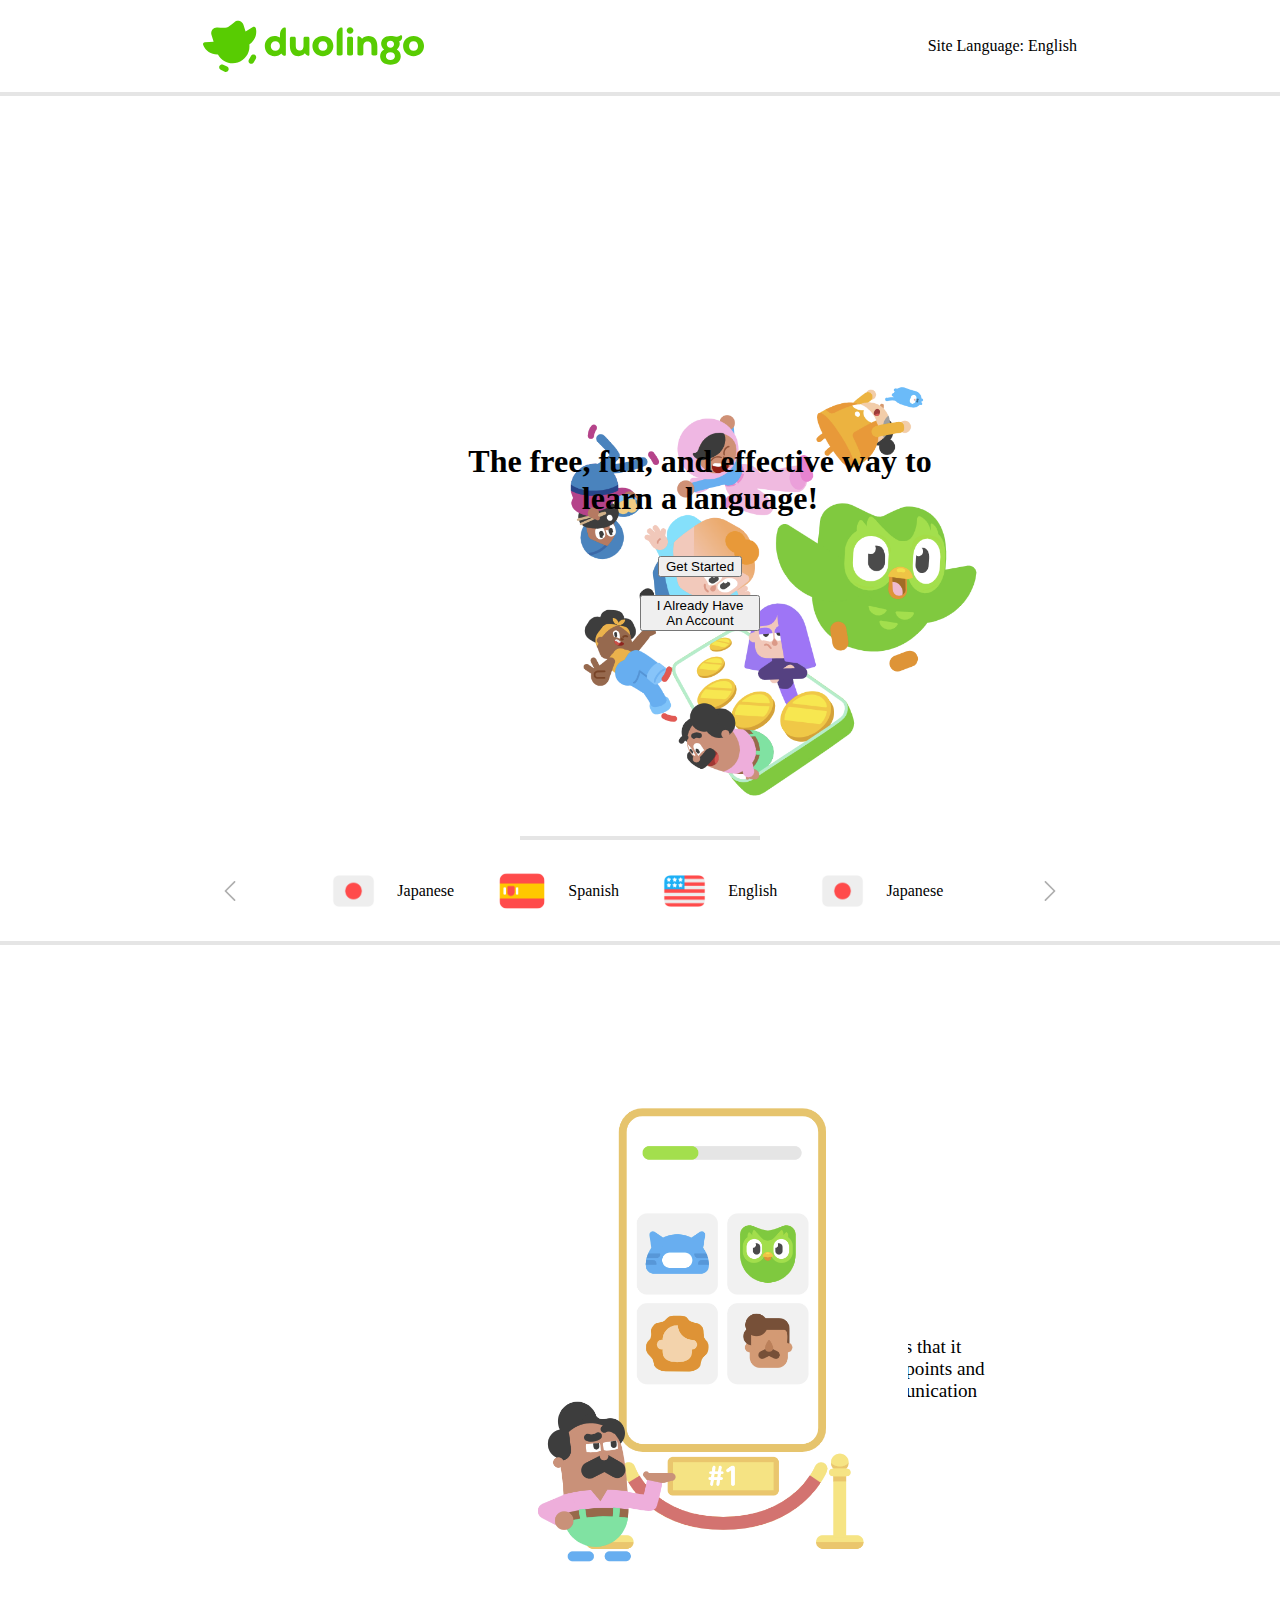
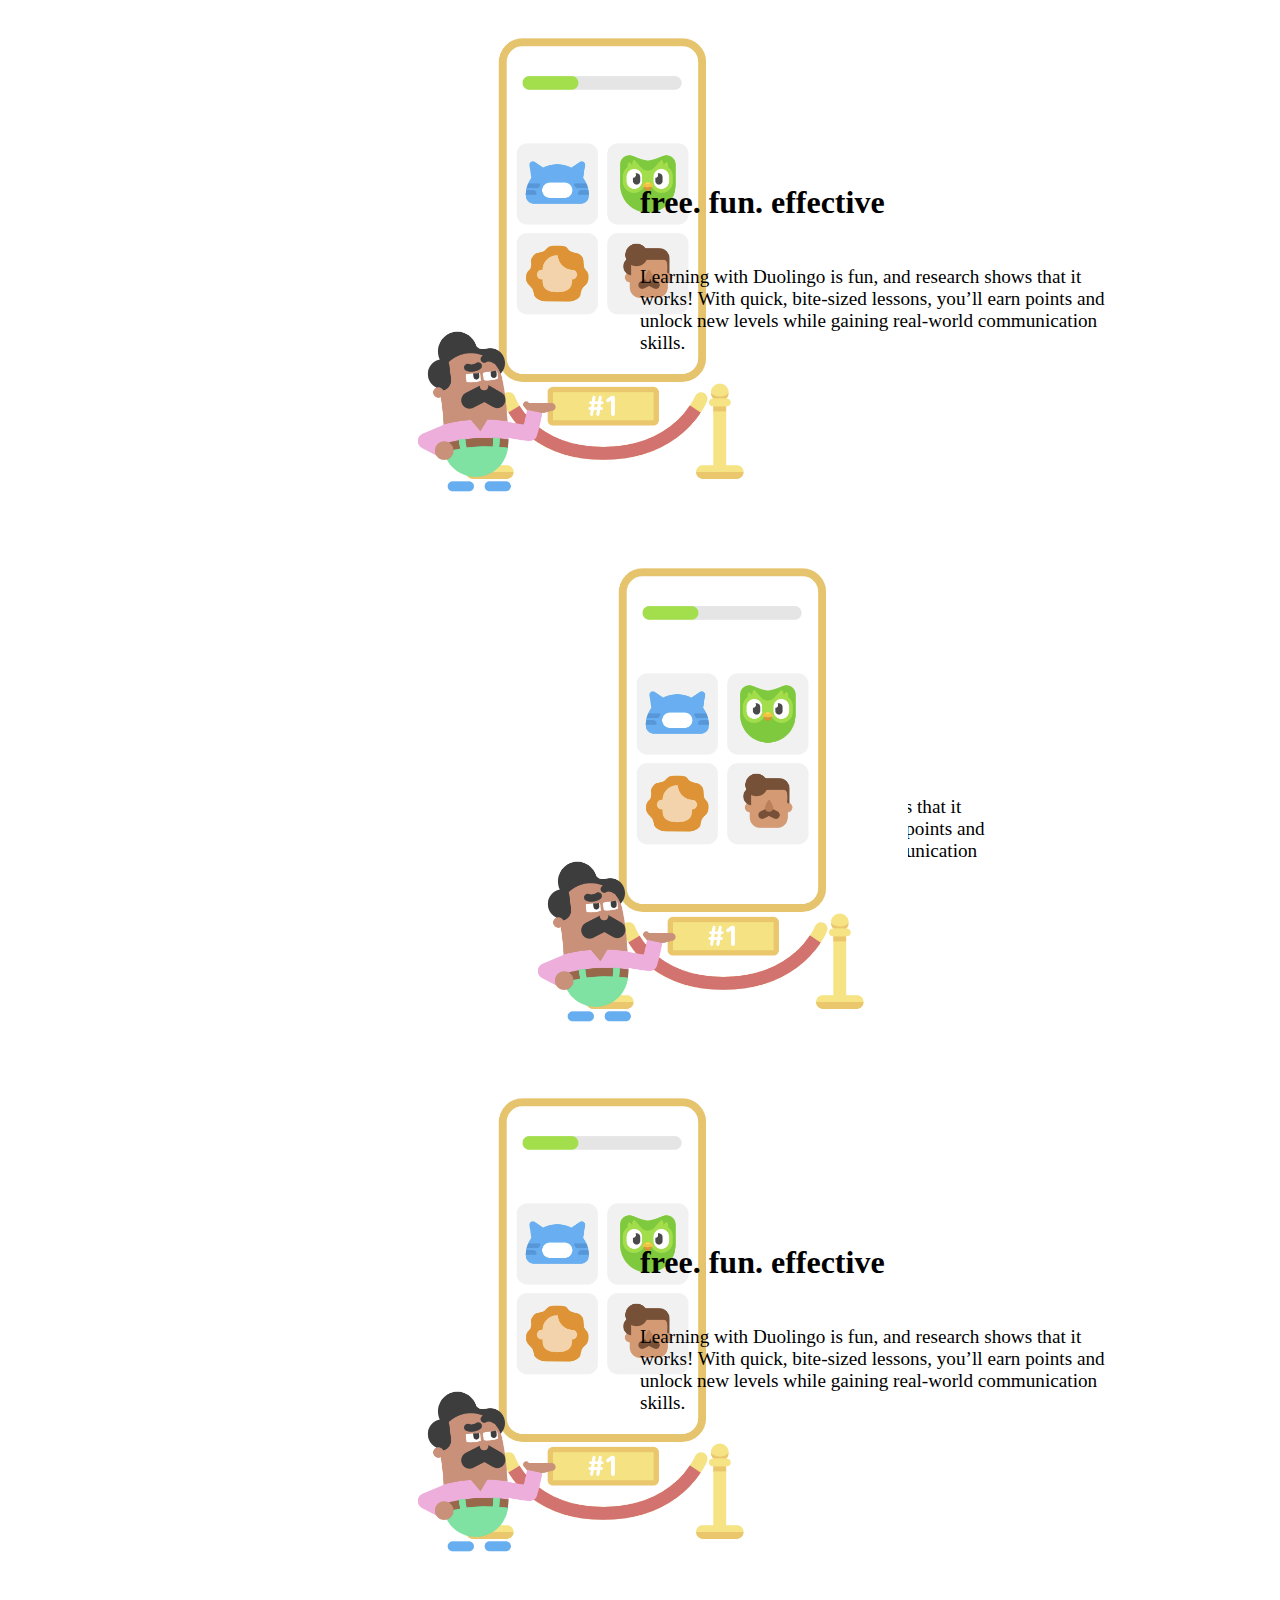
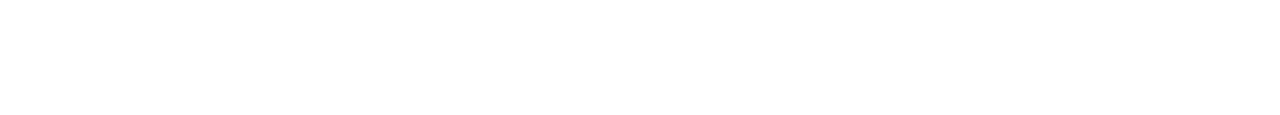
<file: building-from-first-principles/duolingo/index.html>
<!DOCTYPE html>
<html lang="en">
<head>
    <meta charset="UTF-8">
    <meta name="viewport" content="width=device-width, initial-scale=1.0">
    <title>BuoLingo</title>
    <link rel="stylesheet" href="./style/style.css">
</head>
<body>
    <header>
        <img src="./img/logo.svg" alt="DuoLingo Logo" height="52px">
        <span>Site Language: English</span>
    </header>
    <section class="hero-section">
        <div class="hero-wrapper">
            <div class="hero-content-wrapper">
                <div class="hero-media-wrapper">
                    <img src="./img/hero-img.png" alt="Hero Image" height="500px">
                </div>
                <div class="hero-text-wrapper">
                    <h1 class="hero-heading">The free, fun, and effective way to learn a language!</h1>
                    <button class="hero-cta-get-started">Get Started</button>
                    <button class="hero-cta-have-account">I Already Have An Account</button>
                </div>
            </div>
            <div class="hero-flag-items-wrapper">
                <div class="flag-items-carousel-wrapper">
                    <a href="#flag-1"><svg class="flag-items-carousel__arrow" height="20px" width="20px" version="1.1" id="Layer_1" xmlns="http://www.w3.org/2000/svg" xmlns:xlink="http://www.w3.org/1999/xlink" viewBox="0 0 512.006 512.006" xml:space="preserve"><g id="SVGRepo_bgCarrier" stroke-width="0"></g><g id="SVGRepo_tracerCarrier" stroke-linecap="round" stroke-linejoin="round"></g><g id="SVGRepo_iconCarrier"> <g> <g> <path d="M388.419,475.59L168.834,256.005L388.418,36.421c8.341-8.341,8.341-21.824,0-30.165s-21.824-8.341-30.165,0 L123.586,240.923c-8.341,8.341-8.341,21.824,0,30.165l234.667,234.667c4.16,4.16,9.621,6.251,15.083,6.251 c5.461,0,10.923-2.091,15.083-6.251C396.76,497.414,396.76,483.931,388.419,475.59z"></path> </g> </g> </g></svg></a>
                    <div class="flag-items-carousel__viewport">
                        <ul class="flag-items-carousel__list">
                            <li class="flag-item">
                                <img src="./img/flag-usa.webp" alt="The American Flag" id="flag-1" class="flag-item-img" height="42px">
                                <span class="flag-item-text">English</span>
                            </li>
                            <li class="flag-item">
                                <img src="./img/flag-japan.webp" alt="The Japanese Flag" id="flag-2" class="flag-item-img" height="42px">
                                <span class="flag-item-text">Japanese</span>
                            </li>
                            <li class="flag-item">
                                <img src="./img/flag-spain.webp" alt="The Spanish Flag" id="flag-3" class="flag-item-img" height="42px">
                                <span class="flag-item-text">Spanish</span>
                            </li>
                            <li class="flag-item">
                                <img src="./img/flag-usa.webp" alt="The American Flag" id="flag-1" class="flag-item-img" height="42px">
                                <span class="flag-item-text">English</span>
                            </li>
                            <li class="flag-item">
                                <img src="./img/flag-japan.webp" alt="The Japanese Flag" id="flag-2" class="flag-item-img" height="42px">
                                <span class="flag-item-text">Japanese</span>
                            </li>
                            <li class="flag-item">
                                <img src="./img/flag-spain.webp" alt="The Spanish Flag" id="flag-3" class="flag-item-img" height="42px">
                                <span class="flag-item-text">Spanish</span>
                            </li>
                            <li class="flag-item">
                                <img src="./img/flag-usa.webp" alt="The American Flag" id="flag-1" class="flag-item-img" height="42px">
                                <span class="flag-item-text">English</span>
                            </li>
                            <li class="flag-item">
                                <img src="./img/flag-japan.webp" alt="The Japanese Flag" id="flag-2" class="flag-item-img" height="42px">
                                <span class="flag-item-text">Japanese</span>
                            </li>
                            <li class="flag-item">
                                <img src="./img/flag-spain.webp" alt="The Spanish Flag" id="flag-3" class="flag-item-img" height="42px">
                                <span class="flag-item-text">Spanish</span>
                            </li>
                            <li class="flag-item">
                                <img src="./img/flag-usa.webp" alt="The American Flag" id="flag-1" class="flag-item-img" height="42px">
                                <span class="flag-item-text">English</span>
                            </li>
                            <li class="flag-item">
                                <img src="./img/flag-japan.webp" alt="The Japanese Flag" id="flag-2" class="flag-item-img" height="42px">
                                <span class="flag-item-text">Japanese</span>
                            </li>
                            <li class="flag-item">
                                <img src="./img/flag-spain.webp" alt="The Spanish Flag" id="flag-3" class="flag-item-img" height="42px">
                                <span class="flag-item-text">Spanish</span>
                            </li>
                        </ul>
                    </div>
                    <a href="#flag-2"><svg class="flag-items-carousel__arrow" height="20px" width="20px" version="1.1" id="Layer_1" xmlns="http://www.w3.org/2000/svg" xmlns:xlink="http://www.w3.org/1999/xlink" viewBox="0 0 512.005 512.005" xml:space="preserve"><g id="SVGRepo_bgCarrier" stroke-width="0"></g><g id="SVGRepo_tracerCarrier" stroke-linecap="round" stroke-linejoin="round"></g><g id="SVGRepo_iconCarrier"> <g> <g> <path d="M388.418,240.923L153.751,6.256c-8.341-8.341-21.824-8.341-30.165,0s-8.341,21.824,0,30.165L343.17,256.005 L123.586,475.589c-8.341,8.341-8.341,21.824,0,30.165c4.16,4.16,9.621,6.251,15.083,6.251c5.461,0,10.923-2.091,15.083-6.251 l234.667-234.667C396.759,262.747,396.759,249.264,388.418,240.923z"></path> </g> </g> </g></svg></a>
                </div>
            </div>
        </div>
    </section>
    <section class="features-section">
        <div class="features-section-grid-wrapper">
            <div class="feature-card-item">
                <div class="feature-card-item__text-wrapper">
                    <h2 class="feature-card-item__heading">free. fun. effective</h2>
                    <p class="feature-card-item__paragraph">Learning with Duolingo is fun, and research shows that it works! With quick, bite-sized lessons, you’ll earn points and unlock new levels while gaining real-world communication skills.</p>
                </div>
                <div class="feature-card-item__media-wrapper">
                    <img class="feature-card-item__image" src="./img/feature-card-img-1.png" alt="Fun image?" height="500px">
                </div>
            </div>
            <div class="feature-card-item">
                <div class="feature-card-item__text-wrapper">
                    <h2 class="feature-card-item__heading">free. fun. effective</h2>
                    <p class="feature-card-item__paragraph">Learning with Duolingo is fun, and research shows that it works! With quick, bite-sized lessons, you’ll earn points and unlock new levels while gaining real-world communication skills.</p>
                </div>
                <div class="feature-card-item__media-wrapper">
                    <img class="feature-card-item__image" src="./img/feature-card-img-1.png" alt="Fun image?" height="500px">
                </div>
            </div>
            <div class="feature-card-item">
                <div class="feature-card-item__text-wrapper">
                    <h2 class="feature-card-item__heading">free. fun. effective</h2>
                    <p class="feature-card-item__paragraph">Learning with Duolingo is fun, and research shows that it works! With quick, bite-sized lessons, you’ll earn points and unlock new levels while gaining real-world communication skills.</p>
                </div>
                <div class="feature-card-item__media-wrapper">
                    <img class="feature-card-item__image" src="./img/feature-card-img-1.png" alt="Fun image?" height="500px">
                </div>
            </div>
            <div class="feature-card-item">
                <div class="feature-card-item__text-wrapper">
                    <h2 class="feature-card-item__heading">free. fun. effective</h2>
                    <p class="feature-card-item__paragraph">Learning with Duolingo is fun, and research shows that it works! With quick, bite-sized lessons, you’ll earn points and unlock new levels while gaining real-world communication skills.</p>
                </div>
                <div class="feature-card-item__media-wrapper">
                    <img class="feature-card-item__image" src="./img/feature-card-img-1.png" alt="Fun image?" height="500px">
                </div>
            </div>
        </div>
    </section>
</body>
</html>
</file>
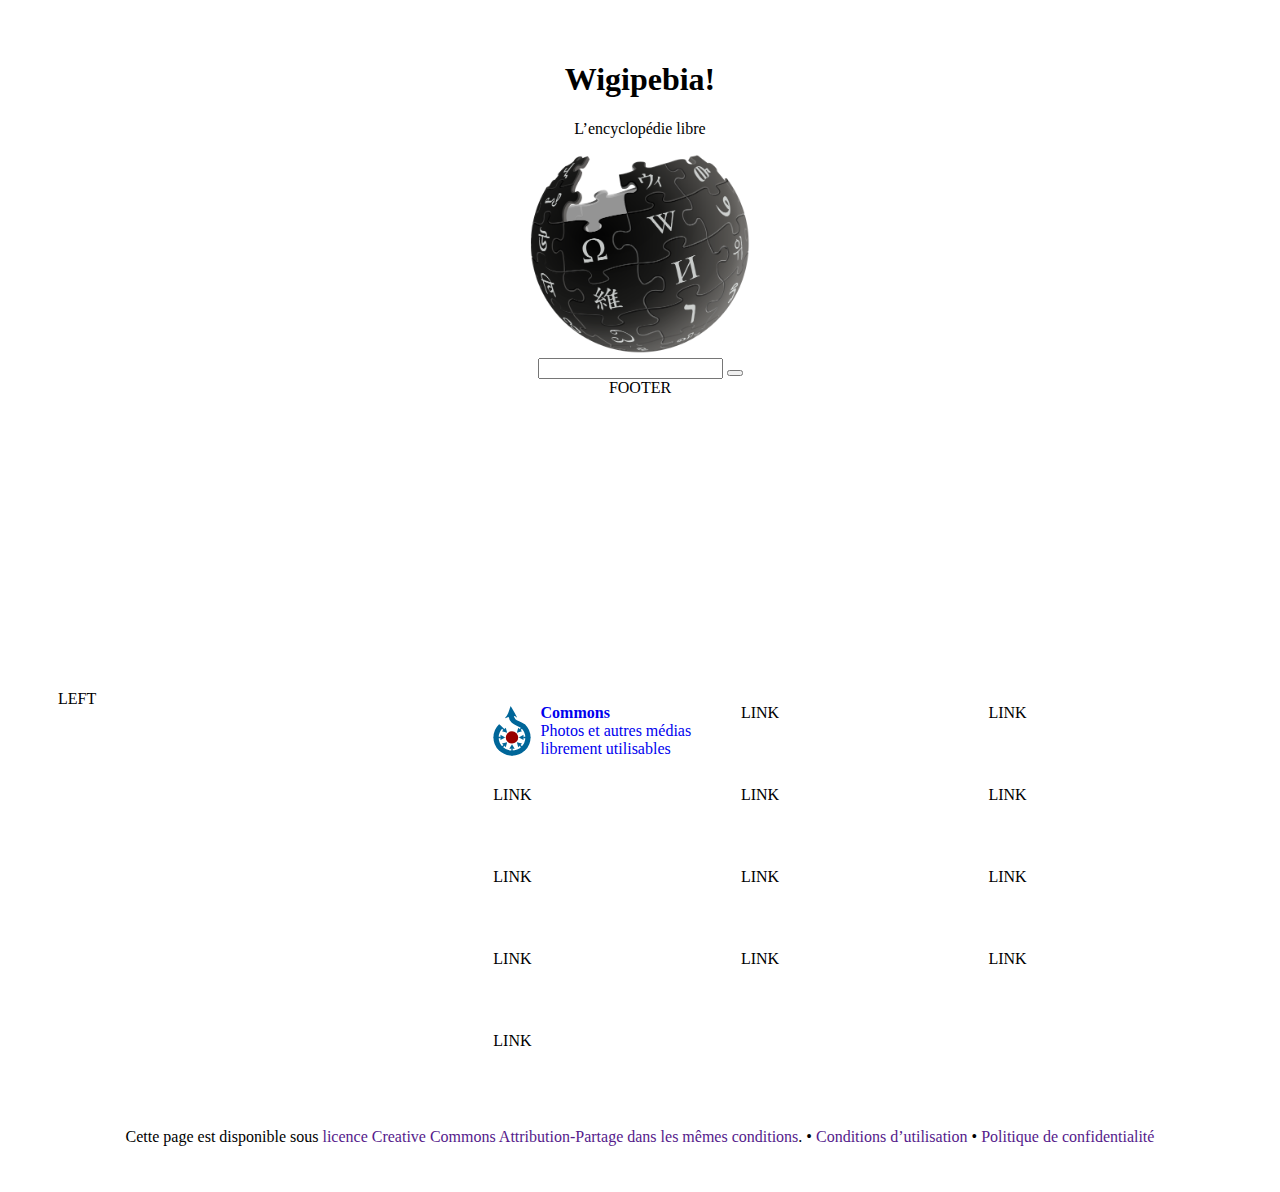
<file: building-from-first-principles/wikipedia/index.html>
<!DOCTYPE html>
<html lang="en">
<head>
    <meta charset="UTF-8">
    <meta name="viewport" content="width=device-width, initial-scale=1.0">
    <title>Wigipebia</title>
    <link rel="stylesheet" href="./style/style.css">
</head>
<body>
    <main>
        <section class="hero-section">
            <div class="hero-container">
                <div class="hero-text">
                    <h1>Wigipebia!</h1>
                    <p>L’encyclopédie libre</p>
                </div>
                <div class="hero-img">
                    <img src="./img/Wikipedia-logo_(inverse).png" alt="logo" height="200px">
                </div>
                <div class="hero-search">
                    <input type="search">
                    <button type="submit"></button>
                </div>
                <div class="hero-footer">
                    FOOTER
                </div>
            </div>
        </section>
        <section class="info">
            <div class="info-container">
                <div class="info-container-apps">
                    LEFT
                </div>
                <div class="info-container-links">
                    <a href="https://commons.wikimedia.org" class="grid-item-link">
                        <div class="info-container-links-child">
                            <img class="info-container-links-child-img" src="./img/Commons-logo.svg" alt="WikiCommons" height="50px">
                            <div class="info-container-links-child-text">
                                <h4>Commons</h4>
                                <p>Photos et autres médias librement utilisables</p>
                            </div>
                        </div>
                    </a>
                    <div class="info-container-links-child">
                        LINK
                    </div>
                    <div class="info-container-links-child">
                        LINK
                    </div>
                    <div class="info-container-links-child">
                        LINK
                    </div>
                    <div class="info-container-links-child">
                        LINK
                    </div>
                    <div class="info-container-links-child">
                        LINK
                    </div>
                    <div class="info-container-links-child">
                        LINK
                    </div>
                    <div class="info-container-links-child">
                        LINK
                    </div>
                    <div class="info-container-links-child">
                        LINK
                    </div>
                    <div class="info-container-links-child">
                        LINK
                    </div>
                    <div class="info-container-links-child">
                        LINK
                    </div>
                    <div class="info-container-links-child">
                        LINK
                    </div>
                    <div class="info-container-links-child">
                        LINK
                    </div>
                </div>
            </div>
        </section>
    </main>
    <footer>
        <div class="footer-container">
            <p>Cette page est disponible sous <a href="">licence Creative Commons Attribution-Partage dans les mêmes conditions</a>. • <a href="">Conditions d’utilisation</a> • <a href="">Politique de confidentialité</a></p>
        </div>
    </footer>
</body>
</html>
</file>
<file: building-from-first-principles/duolingo/style/style.css>
/* VARIABLES */
:root {
    /* COLOR */
    --accent-color: #E5E5E5;
    --accent-color-darker: #AFAFAF;

    /* SPACING */
    --section-border: 0.4rem;
    --section-padding-inline: 52rem;
    --section-padding-block: 14rem;
    --content-gap: 1rem;

    --header-min-height: 9.2rem;
    --header-gap: 30rem;

    --hero-media-wrapper-padding-top: 24rem;
    --hero-text-wrapper-padding-top: 12rem;
    --hero-text-wrapper-padding-right: 60rem;
    --hero-heading-character-width: 30ch;

    --flag-items-carousel-viewport-max-width: 80rem;
}

/* MAKING 1 rem EQUAL 10px + BODY CONFIG */
html {
  font-size: 62.5%; 
}

body {
    font-size: 1.6rem;
    font-family: serif;
    background-color: #FFFFFF;
    margin: 0;
}

header {
    border-bottom: var(--section-border) solid var(--accent-color);
    min-height: var(--header-min-height);
    display: flex;
    justify-content: space-evenly;
    align-items: center;
    gap: var(--header-gap)
}

section {
    padding-inline: var(--section-padding-inline);
    padding-block: var(--section-padding-block);
}

.hero-section {
    min-height: calc(100vh - var(--header-min-height));
    padding-block: 0; /* Already perfectly defined by the min-heigh */
    border-bottom: var(--section-border) solid var(--accent-color);

    /* These two lines are needed to use flex: 1 on the child elements growing vertically */
    display: flex;
    flex-direction: column;
}

.hero-wrapper {
    /* Needed for flex: 1 to work AND to push the flags container to the bottom with margin-top: auto */
    display: flex;
    flex-direction: column;

    /* Take up all the available space in the parent continer */
    flex: 1;
    width: 100%;
}

.hero-content-wrapper {
    display: grid;
    grid-template-columns: repeat(2, minmax(0, 1fr));
}

.hero-media-wrapper {
    display: flex;
    /* justify-content: end; */
    padding-top: var(--hero-media-wrapper-padding-top)
}

.hero-text-wrapper {
    display: flex;
    flex-direction: column;
    align-items: center;
    justify-content: center;
    gap: calc(var(--content-gap) * 1.8);
    text-align: center;
    padding-top: var(--hero-text-wrapper-padding-top);
    /* padding-right: var(--hero-text-wrapper-padding-right); */
}

.hero-heading {
    width: var(--hero-heading-character-width);
}

.hero-flag-items-wrapper {
    margin-top: auto;
    min-height: calc(var(--header-min-height) * 1.1);
    border-top: var(--section-border) solid var(--accent-color);
    /* border: 5px solid black; */
    display: flex;
    justify-content: center;
}

.flag-items-carousel-wrapper {
    display: flex;
    align-items: center;
}

.flag-items-carousel__viewport {
    width: 80%;
    max-width: var(--flag-items-carousel-viewport-max-width); /* Safety limit for huge screens */
    margin: 0 auto; /* Center the carousel */

    overflow-x: auto; /* Enables the sliding */
    scroll-behavior: smooth; /* Makes the movement flowing */
    scroll-snap-type: x mandatory; /* Forces the scroll to stop exactly on an item */
    scrollbar-width: none;
}

/* Hide scrollbar for Chrome, Safari and Opera */
.flag-items-carousel__viewport::-webkit-scrollbar {
    display: none;
}

/* Hide scrollbar for IE, Edge and Firefox */
.flag-items-carousel__viewport {
    -ms-overflow-style: none;  /* IE and Edge */
    scrollbar-width: none;  /* Firefox */
}

.flag-items-carousel__list {
    display: flex;
    justify-content: center;
    gap: calc(var(--content-gap) * 4.2);
    list-style: none;
    padding: 0;
    margin: 0;
}

.flag-items-carousel__arrow {
    fill: var(--accent-color-darker);
    display: block; /* Remove any inline-block gap at the bottom of the SVG */
}

/* Ensure the anchors holding the SVGs don't add weird height */
.flag-items-carousel-wrapper > a {
    display: flex;
    align-items: center;
}

.flag-item {
    display: flex;
    align-items: center;
    gap: calc(var(--content-gap) * 2.0);

    /* Math: (100% / 6-7 items) - (accounting for gaps) */
    flex: 0 0 calc((100% / 7) - 1.4rem);
    scroll-snap-align: center; /* Tells the slider where to stop */
}

.features-section {
    min-height: 40rem;
}

.features-section-grid-wrapper {
    display: grid;
    gap: calc(var(--content-gap) * 3);
}

/* Alternating card layout! */
.features-section-grid-wrapper > :nth-child(even) > .feature-card-item__media-wrapper {
    order: -1;
    justify-content: center;
}

.feature-card-item {
    display: grid;
    grid-template-columns: repeat(2, minmax(0, 1fr));
}

.feature-card-item__text-wrapper {
    display: flex;
    flex-direction: column;
    justify-content: center;
    width: 50ch;
    font-size: larger;
}

.feature-card-item__heading {
    font-size: xx-large;
    font-weight: bolder;
}

.feature-card-item__media-wrapper {
    display: flex;
    justify-content: center;
    /* border: 4px solid red; */
}
</file>
<file: building-from-first-principles/wikipedia/style/style.css>
body {
    background-color: #FFFFFF;
}

a {
    /* Remove line under clickable links */
    text-decoration: none;
}

.hero-section {
    min-height: 600px;
    /* border: 1px solid black; */
}

.hero-container {
    margin-top: 40px;
    text-align: center;
    /* border: 1px solid black; */
    display: grid;
}

.info-container {
    min-height: 340px;
    /* border: 1px solid black; */
    display: grid;
    grid-template-columns: 3fr 6fr;
    padding-top: 50px;
}

/* 50px gutter to top and bottom div */
.info-container-apps, .info-container-links {
    padding: 0 50px 0 50px;
}

.info-app-container-top {
    display: flex;
    gap: 8px;
}

.info-app-container-bottom-card {
    background-color: #F8F9FA;
    display: grid;
    grid-template-columns: 1fr 7fr;
}

.info-app-container-bottom-card-wikimedia-img {
    padding: 8px 10px 0 10px;
}

.info-app-container-bottom-right-side {
    margin-top: -8px;
    padding: 0 16px 12px 0;
}

.info-container-links-child {
    display: flex;
    padding: 14px;
    /* border: 1px solid red; */
    gap: 10px;
}

.info-container-links-child-img {
    align-self: center;
}

.info-container-links-child-text > * {
    padding: 0px;
    margin: 0px;
}

.info-container-links {
    display: grid;
    grid-template: repeat(5, 1fr) / repeat(3, 1fr);
}

.footer-container {
    text-align: center;
    padding: 12px 0 22px 0;
}
</file>
